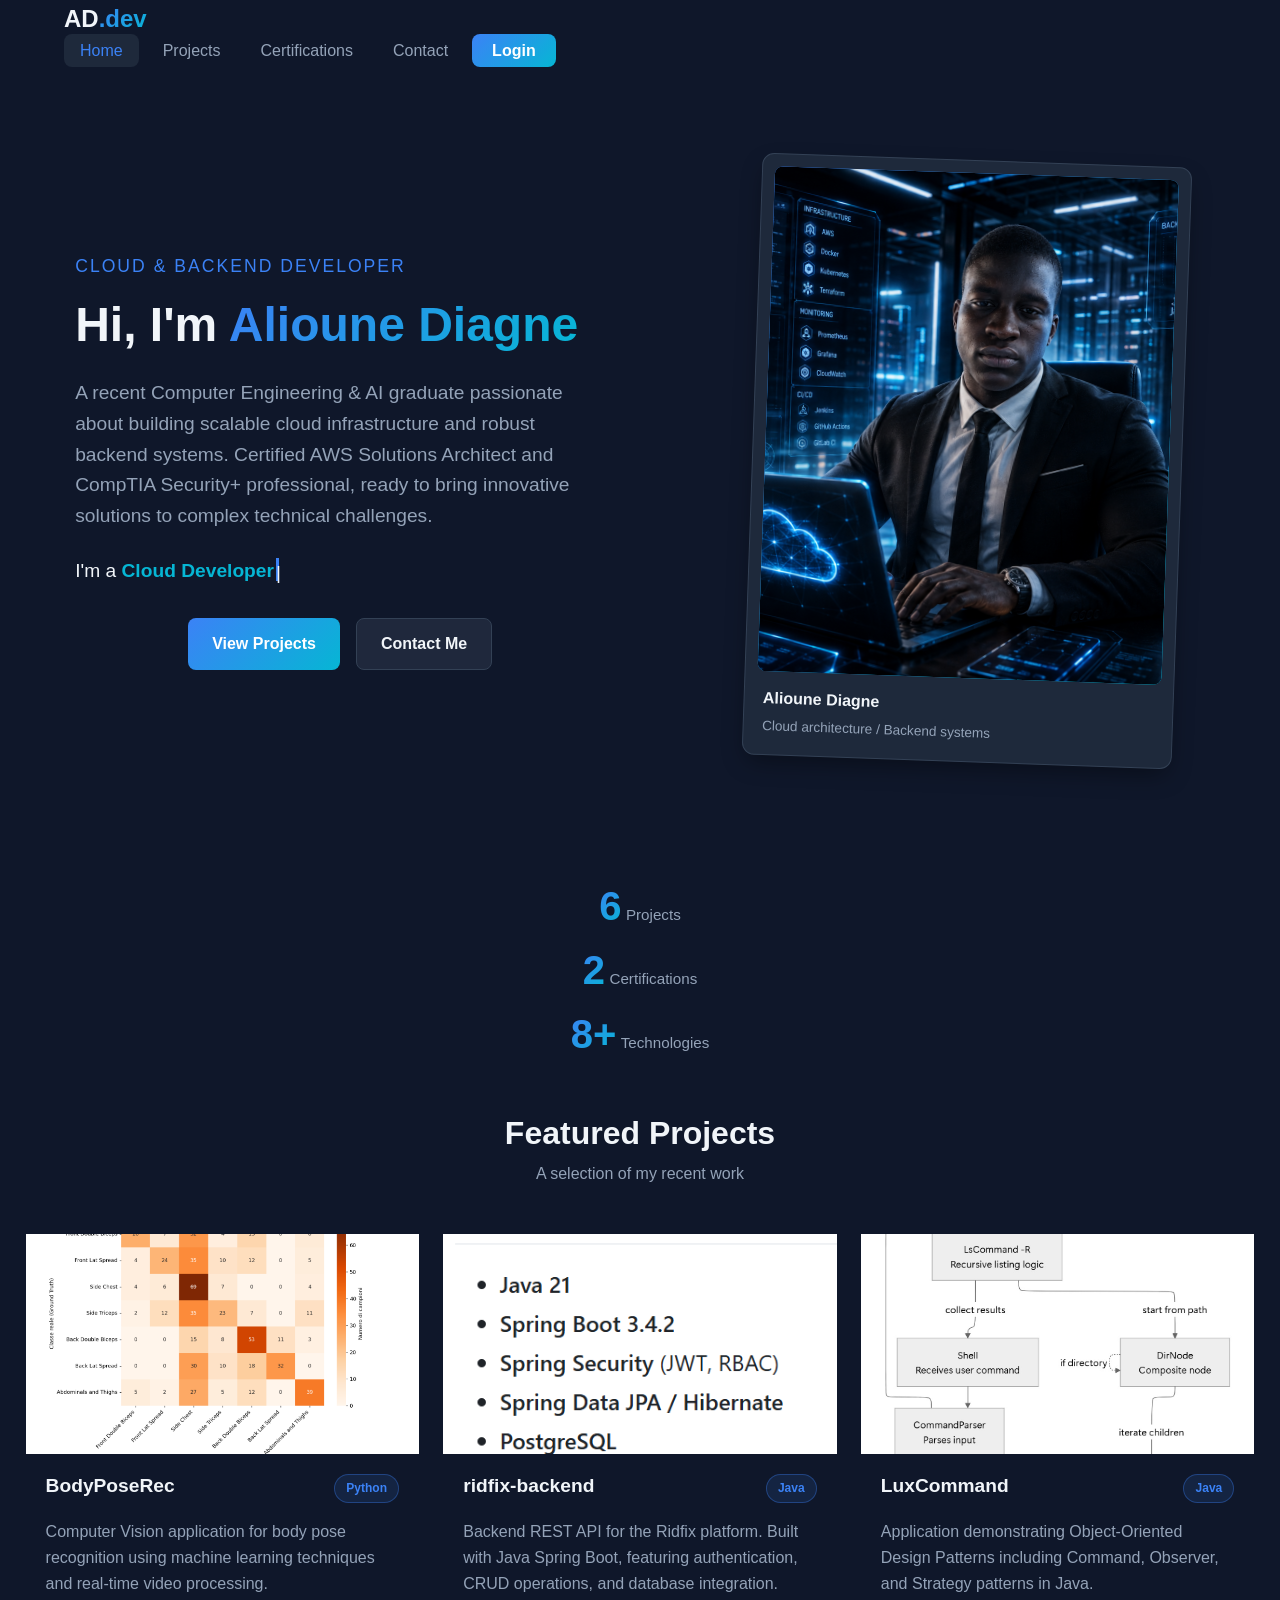
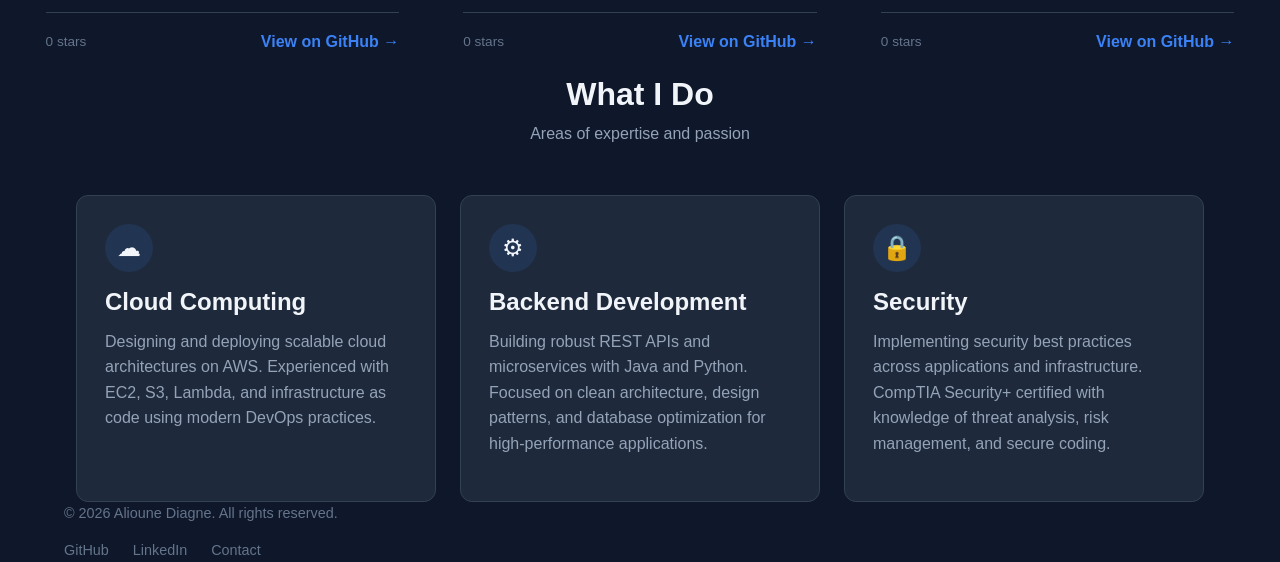
<file: index.html>
<!DOCTYPE html>
<html lang="en">
<head>
    <meta charset="UTF-8">
    <meta name="viewport" content="width=device-width, initial-scale=1.0">

    <meta name="description" content="Alioune Diagne - Cloud &amp; Backend Developer. Recent Computer Engineering &amp; AI graduate with CompTIA Security+ and AWS Solutions Architect certifications.">
    <meta name="keywords" content="Alioune Diagne, Cloud Developer, Backend Developer, AWS, Computer Engineering, AI, Portfolio, CompTIA Security+, AWS Solutions Architect">
    <meta name="author" content="Alioune Diagne">

    <title>Alioune Diagne | Cloud &amp; Backend Developer</title>

    <link rel="stylesheet" href="css/style.css">
</head>
<body>

    <!-- Menu generato da renderNavbar("home") in home.js -->
    <header>
        <nav id="navbar"></nav>
    </header>

    <main>

        <!-- HERO: chi sono e cosa faccio -->
        <section class="hero" id="hero">
            <div class="hero__layout">
                <div class="hero__content">
                    <p class="hero__subtitle">CLOUD &amp; BACKEND DEVELOPER</p>
                    <h1 class="hero__title">Hi, I'm <span class="hero__name">Alioune Diagne</span></h1>
                    <p class="hero__description">
                        A recent Computer Engineering &amp; AI graduate passionate about building
                        scalable cloud infrastructure and robust backend systems. Certified AWS
                        Solutions Architect and CompTIA Security+ professional, ready to bring
                        innovative solutions to complex technical challenges.
                    </p>

                    <!-- Ruolo che cambia ogni 2s via initTypingEffect() in home.js -->
                    <p class="hero__typing">
                        I'm a <span id="typing-text" class="typing-effect"></span><span class="typing-cursor">|</span>
                    </p>

                    <div class="hero__cta">
                        <a href="projects.html" class="btn btn--primary">View Projects</a>
                        <a href="contact.html" class="btn btn--secondary">Contact Me</a>
                    </div>
                </div>

                <figure class="hero__profile">
                    <div class="hero__profile-frame">
                        <img src="assets/profile.png" alt="Alioune Diagne, Cloud and Backend Developer">
                    </div>
                    <figcaption>
                        <strong>Alioune Diagne</strong>
                        <span>Cloud architecture / Backend systems</span>
                    </figcaption>
                </figure>
            </div>
        </section>

        <!-- STATISTICHE: i numeri salgono da 0 a data-target (animati da home.js) -->
        <section class="stats" id="stats">
            <div class="container">
                <article class="stat">
                    <span class="stat__number" data-target="6">0</span>
                    <span class="stat__label">Projects</span>
                </article>
                <article class="stat">
                    <span class="stat__number" data-target="2">0</span>
                    <span class="stat__label">Certifications</span>
                </article>
                <article class="stat">
                    <span class="stat__number" data-target="8" data-suffix="+">0</span>
                    <span class="stat__label">Technologies</span>
                </article>
            </div>
        </section>

        <!-- PROGETTI IN EVIDENZA: card dalla GitHub API (spinner durante il caricamento) -->
        <section class="featured-projects" id="featured-projects">
            <h2 class="section__title">Featured Projects</h2>
            <p class="section__subtitle">A selection of my recent work</p>

            <div class="featured-projects__grid" id="projects-grid">
                <div class="loading-spinner" id="projects-spinner">
                    <div class="spinner"></div>
                    <p>Loading projects from GitHub...</p>
                </div>
            </div>
        </section>

        <!-- WHAT I DO: card espandibili al click (dettagli in HTML con hidden) -->
        <section class="services" id="services">
            <h2 class="section__title">What I Do</h2>
            <p class="section__subtitle">Areas of expertise and passion</p>

            <div class="services__grid">
                <article class="services__card" data-service="cloud">
                    <span class="services__icon">&#9729;</span>
                    <h3 class="services__title">Cloud Computing</h3>
                    <p class="services__description">
                        Designing and deploying scalable cloud architectures on AWS.
                        Experienced with EC2, S3, Lambda, and infrastructure as code
                        using modern DevOps practices.
                    </p>
                    <div class="services__details" hidden>
                        <ul>
                            <li>AWS Solutions Architect Certified</li>
                            <li>Infrastructure as Code (CloudFormation, Terraform)</li>
                            <li>Serverless architectures with Lambda</li>
                            <li>CI/CD pipeline design and automation</li>
                        </ul>
                    </div>
                </article>

                <article class="services__card" data-service="backend">
                    <span class="services__icon">&#9881;</span>
                    <h3 class="services__title">Backend Development</h3>
                    <p class="services__description">
                        Building robust REST APIs and microservices with Java and Python.
                        Focused on clean architecture, design patterns, and database
                        optimization for high-performance applications.
                    </p>
                    <div class="services__details" hidden>
                        <ul>
                            <li>REST API design and implementation</li>
                            <li>Microservices architecture</li>
                            <li>Database design (SQL &amp; NoSQL)</li>
                            <li>OOP and design patterns</li>
                        </ul>
                    </div>
                </article>

                <article class="services__card" data-service="security">
                    <span class="services__icon">&#128274;</span>
                    <h3 class="services__title">Security</h3>
                    <p class="services__description">
                        Implementing security best practices across applications and
                        infrastructure. CompTIA Security+ certified with knowledge of
                        threat analysis, risk management, and secure coding.
                    </p>
                    <div class="services__details" hidden>
                        <ul>
                            <li>CompTIA Security+ Certified</li>
                            <li>Application security and secure coding</li>
                            <li>Network security and threat analysis</li>
                            <li>Identity and access management (IAM)</li>
                        </ul>
                    </div>
                </article>
            </div>
        </section>

    </main>

    <!-- Footer generato da renderFooter() in app.js -->
    <footer id="footer"></footer>

    <script src="js/app.js"></script>
    <script src="js/home.js"></script>
</body>
</html>
</file>
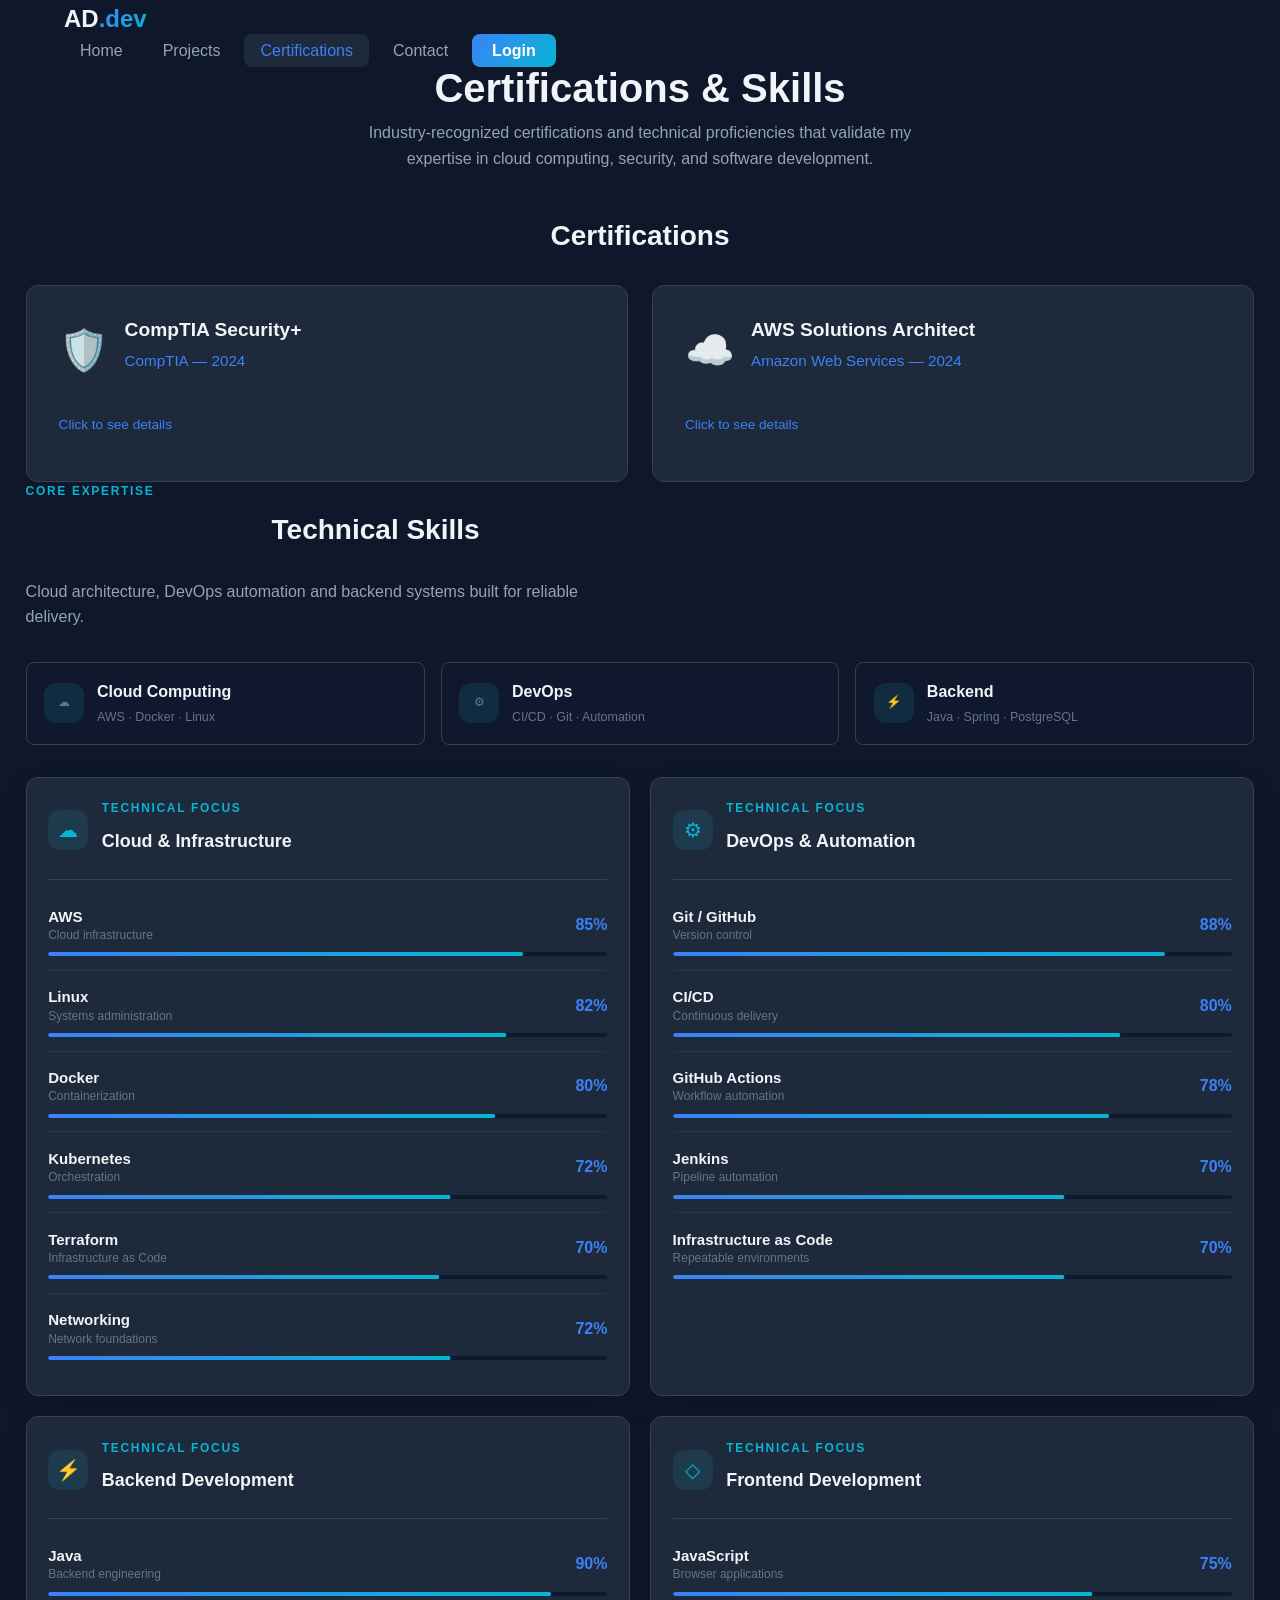
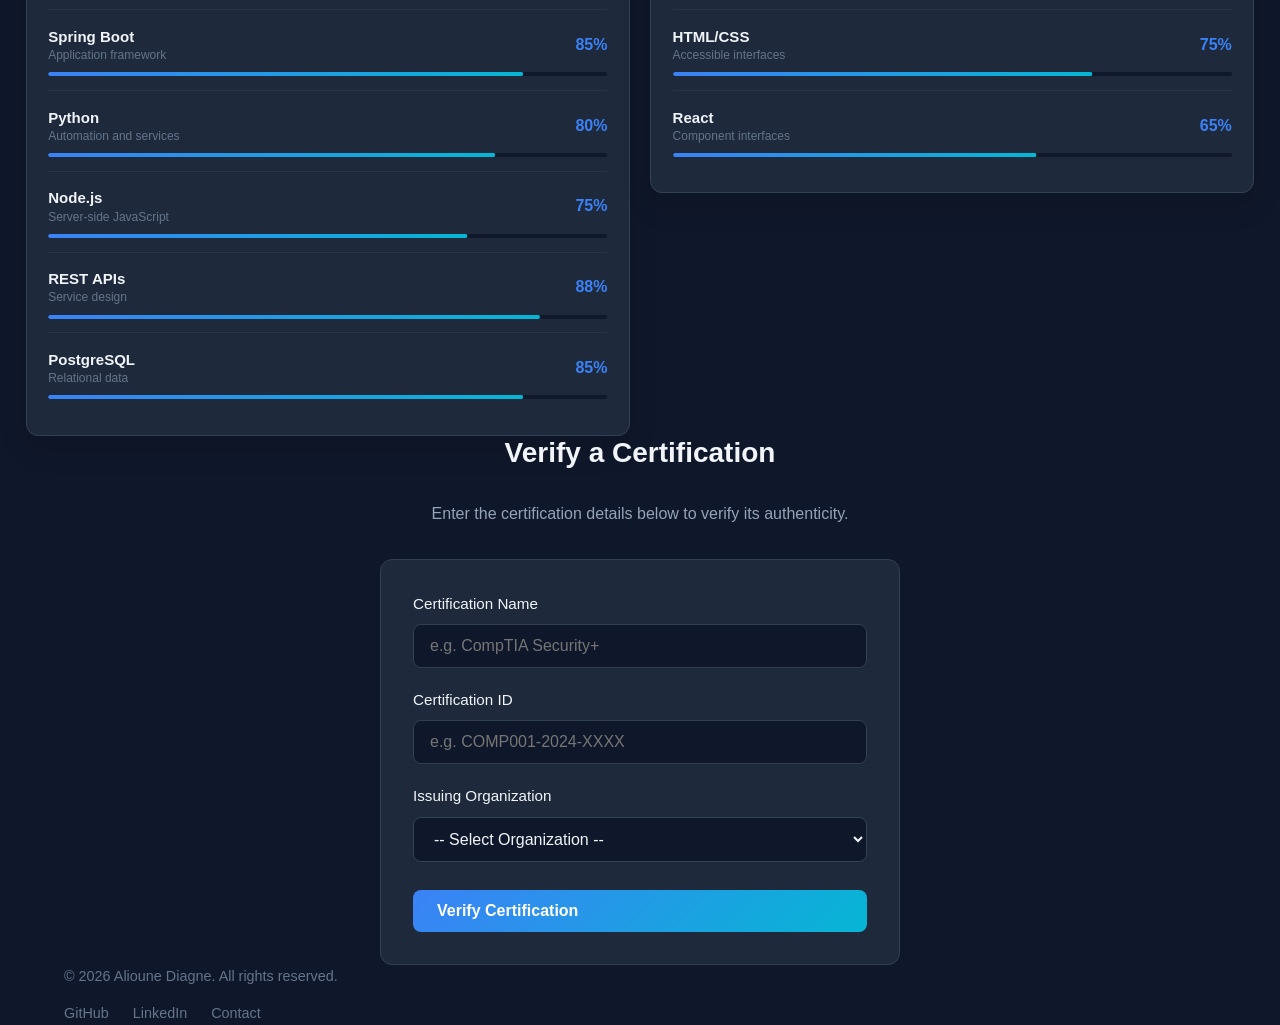
<file: certifications.html>
<!DOCTYPE html>
<html lang="en">
<head>
    <meta charset="UTF-8">
    <meta name="viewport" content="width=device-width, initial-scale=1.0">

    <meta name="description" content="Certifications and technical skills of Alioune Diagne. CompTIA Security+, AWS Solutions Architect, and proficiency in Java, Python, JavaScript, cloud technologies.">
    <meta name="keywords" content="Alioune Diagne, certifications, skills, CompTIA Security+, AWS Solutions Architect, Java, Python, JavaScript, cloud, backend, developer">
    <meta name="author" content="Alioune Diagne">

    <title>Certifications &amp; Skills | Alioune Diagne</title>

    <link rel="stylesheet" href="css/style.css">
</head>
<body>

    <header>
        <nav id="navbar"></nav>
    </header>

    <main>

        <!-- .fade-in: IntersectionObserver in app.js aggiunge .visible allo scroll -->
        <section class="certs-hero fade-in">
            <header class="section-header">
                <h1>Certifications &amp; Skills</h1>
                <p>Industry-recognized certifications and technical proficiencies that validate my expertise in cloud computing, security, and software development.</p>
            </header>
        </section>

        <!-- Card generate da renderCertifications() in certifications.js -->
        <section class="certs-section fade-in">
            <h2 class="section-title">Certifications</h2>
            <div id="certs-container" class="grid grid--2"></div>
        </section>

        <section class="skills-section fade-in">
            <header class="skills-heading">
                <p class="eyebrow">Core Expertise</p>
                <h2 class="section-title">Technical Skills</h2>
                <p class="skills-heading__intro">Cloud architecture, DevOps automation and backend systems built for reliable delivery.</p>
            </header>

            <!-- Riepilogo statico delle tre aree principali -->
            <div class="expertise-strip" aria-label="Core expertise areas">
                <div class="expertise-strip__item">
                    <span class="expertise-strip__icon">&#9729;</span>
                    <div><strong>Cloud Computing</strong><span>AWS &middot; Docker &middot; Linux</span></div>
                </div>
                <div class="expertise-strip__item">
                    <span class="expertise-strip__icon">&#9881;</span>
                    <div><strong>DevOps</strong><span>CI/CD &middot; Git &middot; Automation</span></div>
                </div>
                <div class="expertise-strip__item">
                    <span class="expertise-strip__icon">&#9889;</span>
                    <div><strong>Backend</strong><span>Java &middot; Spring &middot; PostgreSQL</span></div>
                </div>
            </div>

            <!-- Riempito da renderSkills() con categorie e barre animate -->
            <div id="skills-container"></div>
        </section>

        <!-- Form di verifica certificazione (simulato, dati in console) -->
        <section class="verify-section fade-in">
            <h2 class="section-title">Verify a Certification</h2>
            <p class="verify-description">Enter the certification details below to verify its authenticity.</p>

            <form id="certVerifyForm" class="verify-form">

                <div class="form-group">
                    <label for="certName">Certification Name</label>
                    <input type="text" id="certName" name="certName" placeholder="e.g. CompTIA Security+" required>
                    <span class="form-error" id="certNameError">Certification name is required</span>
                </div>

                <!-- Formato atteso: COMP001-2024-XXXX (regex in certifications.js) -->
                <div class="form-group">
                    <label for="certId">Certification ID</label>
                    <input type="text" id="certId" name="certId" placeholder="e.g. COMP001-2024-XXXX" required>
                    <span class="form-error" id="certIdError">Please enter a valid certification ID</span>
                </div>

                <!-- Prima option vuota = "non scelto" -->
                <div class="form-group">
                    <label for="certOrg">Issuing Organization</label>
                    <select id="certOrg" name="certOrg" required>
                        <option value="">-- Select Organization --</option>
                        <option value="CompTIA">CompTIA</option>
                        <option value="AWS">AWS</option>
                        <option value="Microsoft">Microsoft</option>
                        <option value="Google">Google</option>
                        <option value="Other">Other</option>
                    </select>
                    <span class="form-error" id="certOrgError">Please select an issuing organization</span>
                </div>

                <button type="submit" class="btn btn--primary">Verify Certification</button>
            </form>
        </section>

    </main>

    <footer id="footer"></footer>

    <script src="js/app.js"></script>
    <script src="js/certifications.js"></script>

</body>
</html>
</file>
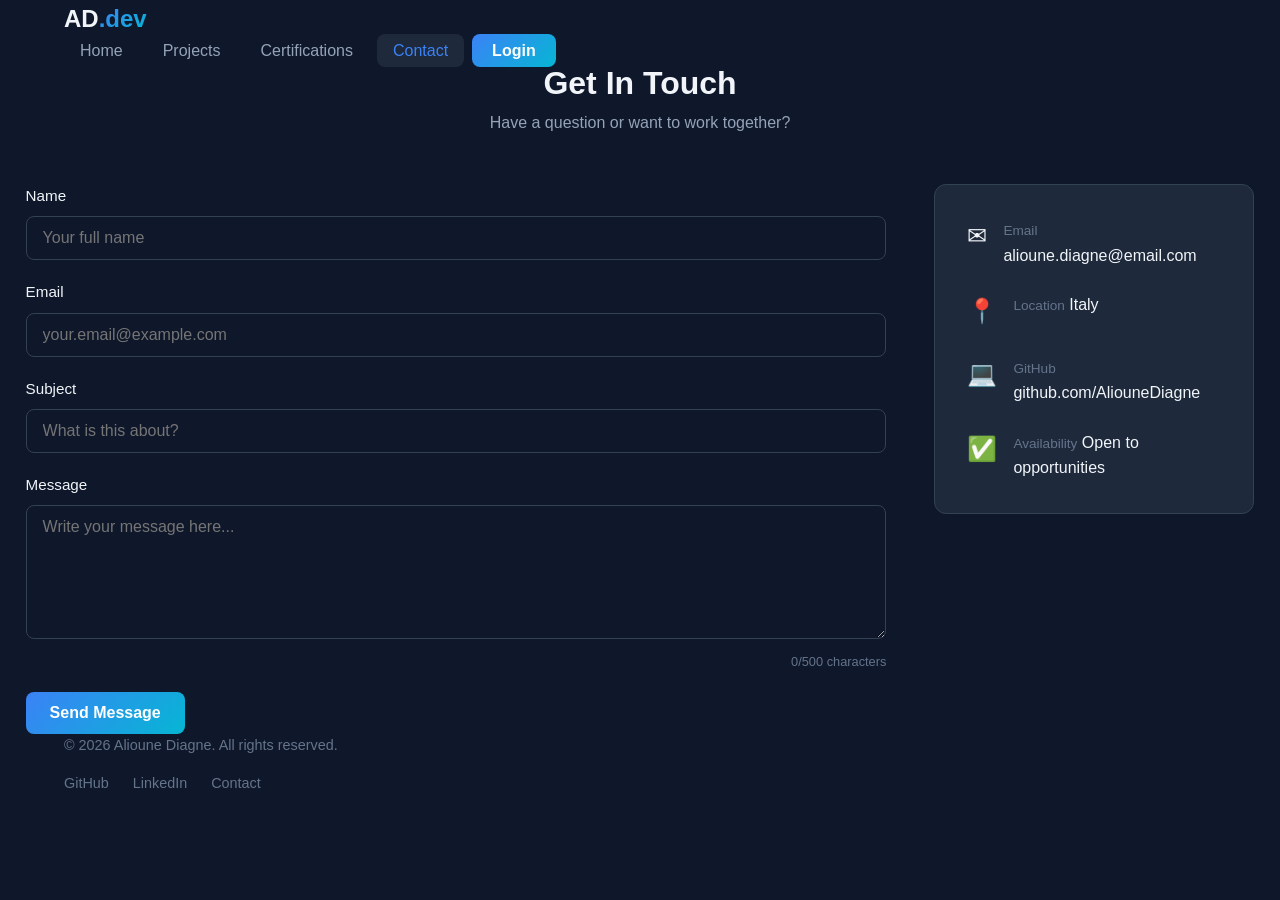
<file: contact.html>
<!DOCTYPE html>
<html lang="en">
<head>
    <meta charset="UTF-8">
    <meta name="viewport" content="width=device-width, initial-scale=1.0">

    <meta name="description" content="Contact Alioune Diagne - Cloud &amp; Backend Developer. Get in touch for collaboration, job opportunities, or project inquiries.">
    <meta name="keywords" content="Alioune Diagne, Contact, Cloud Developer, Backend Developer, Collaboration, Hire Developer">
    <meta name="author" content="Alioune Diagne">

    <title>Contact | Alioune Diagne</title>

    <link rel="stylesheet" href="css/style.css">
</head>
<body>

    <header>
        <nav id="navbar"></nav>
    </header>

    <main>

        <section class="contact" id="contact">
            <h2 class="section__title">Get In Touch</h2>
            <p class="section__subtitle">Have a question or want to work together?</p>

            <!-- Due colonne con Flexbox, impilate su mobile -->
            <div class="contact-wrapper">

                <div class="contact-form">

                    <!-- novalidate: validazione gestita da contact.js con messaggi coerenti -->
                    <form id="contactForm" novalidate>

                        <div class="form-group">
                            <label for="name">Name</label>
                            <input type="text" id="name" name="name" placeholder="Your full name" required>
                            <span class="form-error" id="nameError">Please enter your name (at least 2 characters).</span>
                        </div>

                        <div class="form-group">
                            <label for="email">Email</label>
                            <input type="email" id="email" name="email" placeholder="your.email@example.com" required>
                            <span class="form-error" id="emailError">Please enter a valid email address.</span>
                        </div>

                        <div class="form-group">
                            <label for="subject">Subject</label>
                            <input type="text" id="subject" name="subject" placeholder="What is this about?" required>
                            <span class="form-error" id="subjectError">Please enter a subject.</span>
                        </div>

                        <div class="form-group">
                            <label for="message">Message</label>
                            <textarea id="message" name="message" placeholder="Write your message here..." rows="6" required maxlength="500"></textarea>
                            <span class="char-counter" id="charCounter">0/500 characters</span>
                            <span class="form-error" id="messageError">Please enter a message (at least 10 characters).</span>
                        </div>

                        <button type="submit" class="btn btn--primary">Send Message</button>
                    </form>
                </div>

                <!-- Recapiti statici -->
                <div class="contact-info">
                    <div class="contact-info-card">

                        <div class="contact-info-item">
                            <span class="contact-info-item__icon">&#9993;</span>
                            <div>
                                <span class="contact-info-item__label">Email</span>
                                <span class="contact-info-item__value">alioune.diagne@email.com</span>
                            </div>
                        </div>

                        <div class="contact-info-item">
                            <span class="contact-info-item__icon">&#128205;</span>
                            <div>
                                <span class="contact-info-item__label">Location</span>
                                <span class="contact-info-item__value">Italy</span>
                            </div>
                        </div>

                        <div class="contact-info-item">
                            <span class="contact-info-item__icon">&#128187;</span>
                            <div>
                                <span class="contact-info-item__label">GitHub</span>
                                <span class="contact-info-item__value">github.com/AliouneDiagne</span>
                            </div>
                        </div>

                        <div class="contact-info-item">
                            <span class="contact-info-item__icon">&#9989;</span>
                            <div>
                                <span class="contact-info-item__label">Availability</span>
                                <span class="contact-info-item__value">Open to opportunities</span>
                            </div>
                        </div>

                    </div>
                </div>

            </div>
        </section>

    </main>

    <footer id="footer"></footer>

    <script src="js/app.js"></script>
    <script src="js/contact.js"></script>
</body>
</html>
</file>
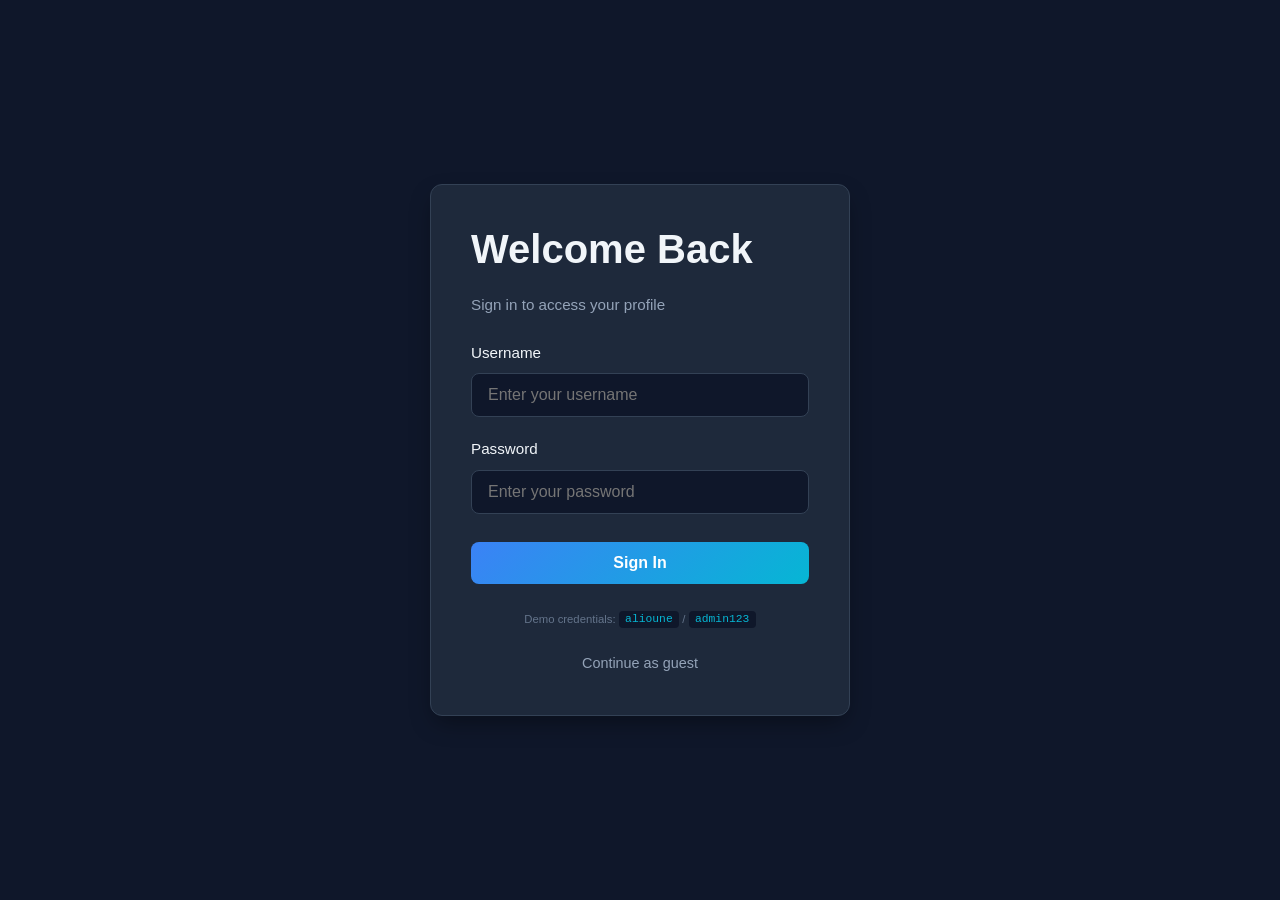
<file: login.html>
<!DOCTYPE html>
<html lang="en">
<head>
  <meta charset="UTF-8">
  <meta name="viewport" content="width=device-width, initial-scale=1.0">

  <meta name="description" content="Login page for Alioune Diagne's developer portfolio. Sign in to access the full profile and projects.">
  <meta name="keywords" content="login, portfolio, developer, Alioune Diagne, web development, sign in">
  <meta name="author" content="Alioune Diagne">

  <title>Login - Alioune Diagne Portfolio</title>

  <link rel="stylesheet" href="css/style.css">
</head>
<body>

  <!-- Pagina senza navbar: l'uscita e' "Continue as guest". -->
  <main class="login-page">
    <div class="login-card">

      <header>
        <h1>Welcome Back</h1>
        <p class="login-subtitle">Sign in to access your profile</p>
      </header>

      <!-- Nessun action: il submit lo gestisce login.js con preventDefault. -->
      <form id="loginForm">

        <!-- label collegata via for="username" per accessibilita'. -->
        <div class="form-group">
          <label for="username">Username</label>
          <input type="text" id="username" name="username" placeholder="Enter your username" required>
          <span class="form-error" id="usernameError">Username is required</span>
        </div>

        <div class="form-group">
          <label for="password">Password</label>
          <input type="password" id="password" name="password" placeholder="Enter your password" required>
          <span class="form-error" id="passwordError">Password is required</span>
        </div>

        <button type="submit" class="btn btn--primary" id="submitBtn">Sign In</button>
      </form>

      <!-- Credenziali demo in chiaro: login simulato. -->
      <div class="login-hint">
        <small>Demo credentials: <code>alioune</code> / <code>admin123</code></small>
      </div>

      <div class="login-footer">
        <a href="index.html" class="guest-link">Continue as guest</a>
      </div>

    </div>
  </main>

  <!-- app.js definisce Auth e showToast usati da login.js. -->
  <script src="js/app.js"></script>
  <script src="js/login.js"></script>
</body>
</html>
</file>
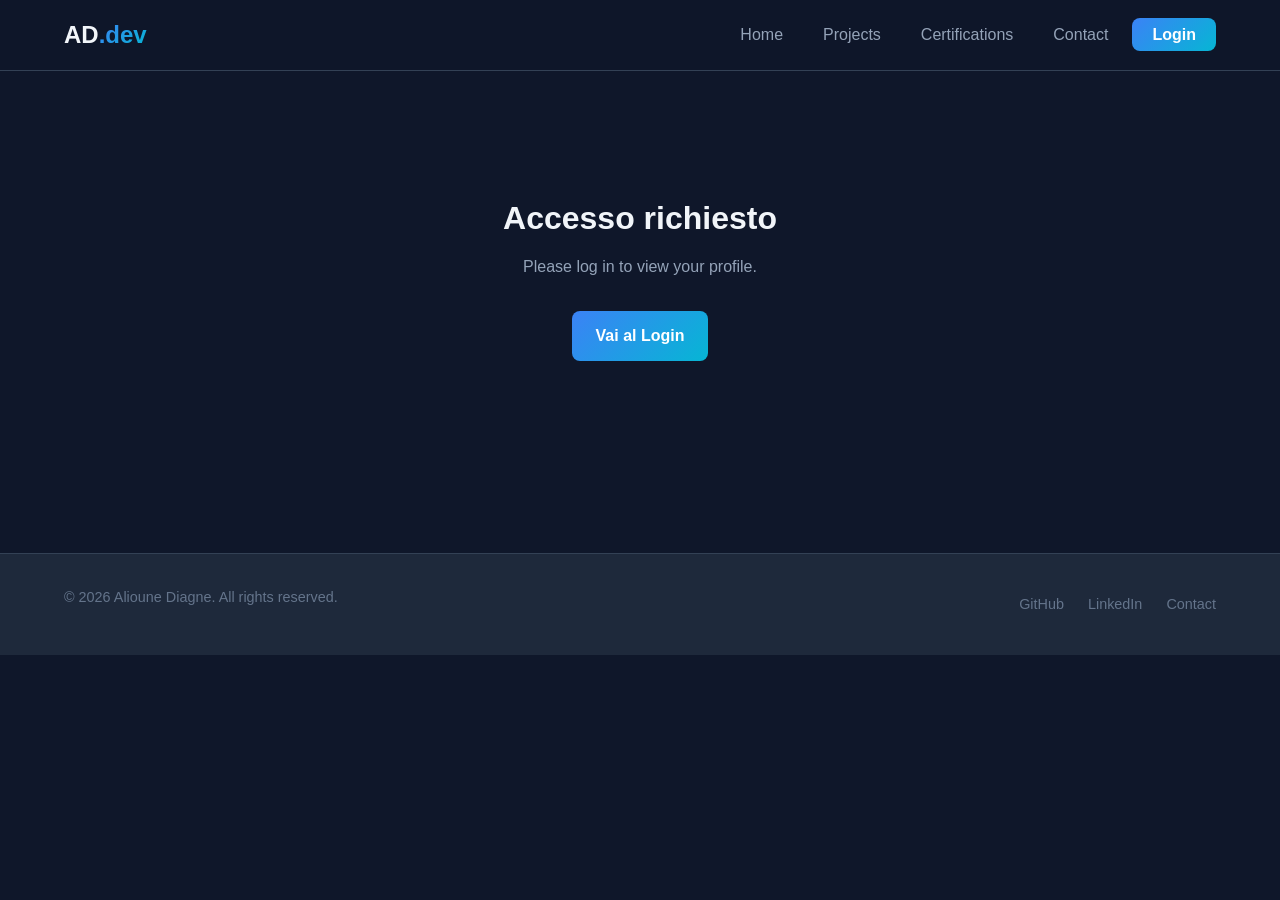
<file: profile.html>
<!DOCTYPE html>
<html lang="it">
<head>
  <meta charset="UTF-8">
  <meta name="viewport" content="width=device-width, initial-scale=1.0">

  <meta name="description" content="Profilo utente - Alioune Diagne Developer Portfolio. Visualizza e modifica le informazioni del tuo account.">
  <meta name="keywords" content="profilo, developer, portfolio, Alioune Diagne">
  <meta name="author" content="Alioune Diagne">

  <!-- Area riservata: non indicizzare -->
  <meta name="robots" content="noindex, nofollow">

  <title>Profile - AD.dev Portfolio</title>

  <link rel="stylesheet" href="css/style.css">
</head>
<body>

  <header>
    <nav id="navbar" class="navbar" aria-label="Navigazione principale"></nav>
  </header>

  <main class="section">
    <div class="container">

      <!-- I due blocchi partono nascosti (.hidden). profile.js mostra
           quello giusto in base a Auth.isLoggedIn(). -->

      <!-- Visibile solo da loggati -->
      <div id="auth-content" class="hidden">

        <!-- Riempiti da profile.js -->
        <div id="profile-header"></div>
        <section id="profile-details"></section>

        <!-- Editor profilo, aperto dal bottone "Modifica Profilo" -->
        <section id="edit-section" class="hidden">
          <div class="card mt-3">
            <h3>Modifica Profilo</h3>

            <form id="editProfileForm" class="mt-2">

              <div class="form-group">
                <label for="editName">Nome completo</label>
                <input type="text" id="editName" name="name" required>
                <span class="form-error" id="nameError">Il nome e' obbligatorio.</span>
              </div>

              <div class="form-group">
                <label for="editEmail">Email</label>
                <input type="email" id="editEmail" name="email" required>
                <span class="form-error" id="emailError">Inserisci un indirizzo email valido.</span>
              </div>

              <div class="form-group">
                <label for="editRole">Ruolo</label>
                <input type="text" id="editRole" name="role" required>
                <span class="form-error" id="roleError">Il ruolo e' obbligatorio.</span>
              </div>

              <div class="form-actions">
                <button type="submit" class="btn btn--primary">Salva modifiche</button>
                <button type="button" class="btn btn--outline" id="cancelEditBtn">Annulla</button>
              </div>
            </form>
          </div>
        </section>

      </div>

      <!-- Visibile da non loggati -->
      <div id="guest-content" class="auth-required hidden">
        <h2>Accesso richiesto</h2>
        <p>Please log in to view your profile.</p>
        <a href="login.html" class="btn btn--primary">Vai al Login</a>
      </div>

    </div>
  </main>

  <footer id="footer" class="footer"></footer>

  <script src="js/app.js"></script>
  <script src="js/profile.js"></script>

</body>
</html>
</file>
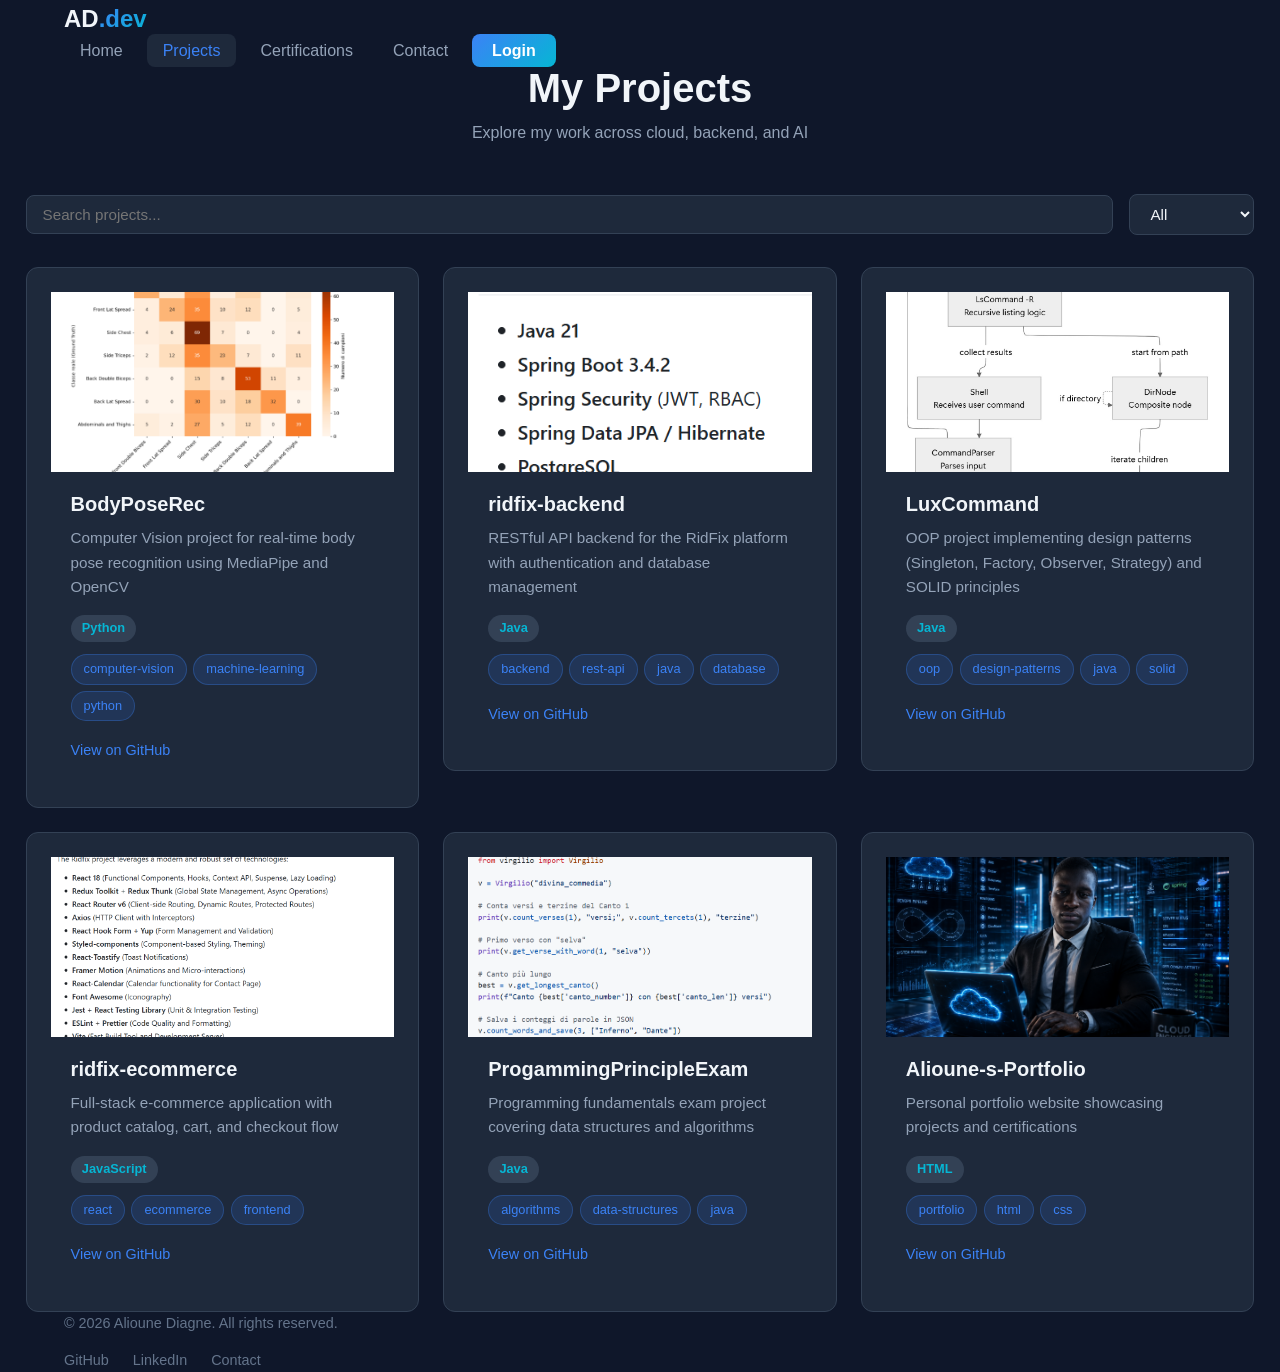
<file: projects.html>
<!DOCTYPE html>
<html lang="en">
<head>
    <meta charset="UTF-8">
    <meta name="viewport" content="width=device-width, initial-scale=1.0">

    <meta name="description" content="Alioune Diagne's portfolio - Explore projects across cloud computing, backend development, and artificial intelligence.">
    <meta name="keywords" content="Alioune Diagne, portfolio, projects, cloud, backend, AI, Java, Python, JavaScript">
    <meta name="author" content="Alioune Diagne">

    <title>Projects | Alioune Diagne</title>

    <link rel="stylesheet" href="css/style.css">
</head>
<body>

    <header>
        <nav id="navbar"></nav>
    </header>

    <main>
        <section class="projects-section">
            <header class="section-header">
                <h1>My Projects</h1>
                <p>Explore my work across cloud, backend, and AI</p>
            </header>

            <!-- Filtri: label .sr-only per accessibilita' (nascosta visivamente) -->
            <div class="filter-bar">
                <label for="searchInput" class="sr-only">Search projects by name or description</label>
                <input type="text" id="searchInput" placeholder="Search projects...">

                <label for="filterLanguage" class="sr-only">Filter projects by programming language</label>
                <select id="filterLanguage">
                    <option value="All">All</option>
                    <option value="Java">Java</option>
                    <option value="Python">Python</option>
                    <option value="JavaScript">JavaScript</option>
                    <option value="HTML">HTML</option>
                </select>
            </div>

            <!-- Card generate da projects.js -->
            <div id="projects-container" class="grid grid--3"></div>

            <div id="loading-spinner" class="spinner">
                <div class="spinner__circle"></div>
            </div>
        </section>
    </main>

    <footer id="footer"></footer>

    <script src="js/app.js"></script>
    <script src="js/projects.js"></script>

</body>
</html>
</file>
<file: css/style.css>
/* ============================================================
   ALIOUNE DIAGNE - DEVELOPER PORTFOLIO
   style.css - Main Stylesheet
   ============================================================ */

/* ---- Custom Properties ---- */
:root {
  --bg-primary: #0f172a;
  --bg-secondary: #1e293b;
  --bg-tertiary: #334155;
  --text-primary: #f1f5f9;
  --text-secondary: #94a3b8;
  --text-muted: #64748b;
  --accent-blue: #3b82f6;
  --accent-cyan: #06b6d4;
  --accent-gradient: linear-gradient(135deg, #3b82f6, #06b6d4);
  --success: #22c55e;
  --error: #ef4444;
  --warning: #f59e0b;
  --border-color: #334155;
  --shadow: 0 4px 6px -1px rgba(0, 0, 0, 0.3);
  --shadow-lg: 0 10px 25px -5px rgba(0, 0, 0, 0.4);
  --radius: 8px;
  --radius-lg: 12px;
  --transition: all 0.3s ease;
  --font-main: 'Segoe UI', Tahoma, Geneva, Verdana, sans-serif;
  --font-mono: 'Courier New', Courier, monospace;
  --max-width: 1200px;
}

/* ---- Reset e Box-Sizing ---- */
*,
*::before,
*::after {
  margin: 0;
  padding: 0;
  box-sizing: border-box;
}

/* ---- Base ---- */
html {
  scroll-behavior: smooth;
  font-size: 16px;
}

body {
  font-family: var(--font-main);
  background-color: var(--bg-primary);
  color: var(--text-primary);
  line-height: 1.6;
  min-height: 100vh;
}

a {
  color: var(--accent-blue);
  text-decoration: none;
  transition: var(--transition);
}

a:hover {
  color: var(--accent-cyan);
}

img {
  max-width: 100%;
  height: auto;
  display: block;
}

ul, ol {
  list-style: none;
}

/* ---- Typography ---- */
h1, h2, h3, h4 {
  color: var(--text-primary);
  line-height: 1.2;
  margin-bottom: 0.5em;
}

h1 { font-size: 2.5rem; }
h2 { font-size: 2rem; }
h3 { font-size: 1.5rem; }
h4 { font-size: 1.25rem; }

p {
  color: var(--text-secondary);
  margin-bottom: 1em;
}

/* ============================================================
   LAYOUT
   ============================================================ */

.container {
  max-width: var(--max-width);
  margin: 0 auto;
  padding-left: clamp(1rem, 2vw, 1.5rem);
  padding-right: clamp(1rem, 2vw, 1.5rem);
}

.section,
.hero,
.featured-projects,
.services,
.contact,
.projects-section,
.certs-hero,
.certs-section,
.skills-section,
.verify-section,
.login-page {
  padding-left: clamp(1rem, 2vw, 2rem);
  padding-right: clamp(1rem, 2vw, 2rem);
}

/* ============================================================
   NAVBAR
   ============================================================ */
.navbar {
  background-color: rgba(15, 23, 42, 0.95);
  backdrop-filter: blur(10px);
  border-bottom: 1px solid var(--border-color);
  padding: 1rem 0;
  position: sticky;
  top: 0;
  z-index: 1000;
}


.navbar .container {
  display: flex;
  justify-content: space-between;
  align-items: center;
  position: relative;
}

.navbar__logo {
  font-size: 1.5rem;
  font-weight: 700;
  color: var(--text-primary);
}

.navbar__logo span {
  background: var(--accent-gradient);
  -webkit-background-clip: text;
  background-clip: text;
  -webkit-text-fill-color: transparent;
}


.navbar__menu {
  display: flex;
  align-items: center;
  gap: 0.5rem;
}

.navbar__menu > li > a {
  padding: 0.5rem 1rem;
  border-radius: var(--radius);
  color: var(--text-secondary);
  font-weight: 500;
  transition: var(--transition);
}

.navbar__menu > li > a:hover,
.navbar__menu > li > a.active {
  color: var(--text-primary);
  background-color: var(--bg-secondary);
}

.navbar__menu > li > a.active {
  color: var(--accent-blue);
}

/* Bottone Login/Logout nella navbar */
.btn-nav-auth {
  background: var(--accent-gradient);
  color: white !important;
  padding: 0.5rem 1.25rem !important;
  border-radius: var(--radius) !important;
  font-weight: 600 !important;
}

.btn-nav-auth:hover {
  opacity: 0.9;
  transform: translateY(-1px);
}

/* Hamburger menu - visibile solo su mobile */
.navbar__toggle {
  display: none;
  flex-direction: column;
  gap: 5px;
  background: none;
  border: none;
  cursor: pointer;
  padding: 5px;
}

.navbar__toggle span {
  display: block;
  width: 25px;
  height: 2px;
  background-color: var(--text-primary);
  transition: var(--transition);
}

/* ============================================================
   HERO SECTION
   ============================================================ */
.hero {
  padding: 6rem 0 4rem;
  padding-left: clamp(1rem, 4vw, 4rem);
  padding-right: clamp(1rem, 4vw, 4rem);
}

.hero__layout {
  max-width: 1180px;
  margin: 0 auto;
  display: grid;
  grid-template-columns: minmax(0, 1.05fr) minmax(280px, 0.95fr);
  align-items: center;
  gap: clamp(2rem, 6vw, 6rem);
}

.hero__profile {
  margin: 0;
  justify-self: center;
  width: min(100%, 430px);
  padding: 0.75rem;
  background: var(--bg-secondary);
  border: 1px solid var(--border-color);
  border-radius: var(--radius-lg);
  box-shadow: var(--shadow-lg);
  transform: rotate(2deg);
}

.hero__profile-frame {
  aspect-ratio: 4 / 5;
  overflow: hidden;
  border-radius: calc(var(--radius-lg) - 4px);
  background: var(--accent-gradient);
}

.hero__profile img {
  width: 100%;
  height: 100%;
  display: block;
  object-fit: cover;
  object-position: center 25%;
}

.hero__profile figcaption {
  display: flex;
  flex-direction: column;
  gap: 0.25rem;
  padding: 0.9rem 0.4rem 0.35rem;
}

.hero__profile figcaption span {
  color: var(--text-secondary);
  font-size: 0.85rem;
}

.hero__subtitle {
  color: var(--accent-blue);
  font-size: 1.1rem;
  font-weight: 500;
  margin-bottom: 1rem;
  letter-spacing: 2px;
  text-transform: uppercase;
}

.hero__title {
  font-size: 3rem;
  margin-bottom: 0.5rem;
}

.hero__name {
  background: var(--accent-gradient);
  -webkit-background-clip: text;
  background-clip: text;
  -webkit-text-fill-color: transparent;
}

.hero__description {
  font-size: 1.2rem;
  max-width: 600px;
  margin: 1.5rem auto;
}

.hero__cta {
  display: flex;
  justify-content: center;
  gap: 1rem;
  margin-top: 2rem;
  flex-wrap: wrap;
}

.hero__content {
  max-width: 900px;
  margin: 0;
  padding-left: clamp(0.75rem, 2vw, 1.5rem);
  padding-right: clamp(0.75rem, 2vw, 1.5rem);
}

.hero__typing {
  font-size: 1.2rem;
  color: var(--text-primary);
  margin-top: 1rem;
}

/* Typing effect cursor */
.typing-cursor {
  display: inline-block;
  width: 3px;
  height: 1.2em;
  background-color: var(--accent-blue);
  margin-left: 2px;
  vertical-align: text-bottom;
  animation: blink 1s step-end infinite;
}

@keyframes blink {
  0%, 100% { opacity: 1; }
  50% { opacity: 0; }
}

/* ============================================================
   BUTTONS
   ============================================================ */
.btn {
  display: inline-flex;
  align-items: center;
  gap: 0.5rem;
  padding: 0.75rem 1.5rem;
  border-radius: var(--radius);
  font-weight: 600;
  font-size: 1rem;
  border: none;
  cursor: pointer;
  transition: var(--transition);
  text-align: center;
}

.btn--primary {
  background: var(--accent-gradient);
  color: white;
}

.btn--primary:hover {
  transform: translateY(-2px);
  box-shadow: 0 4px 15px rgba(59, 130, 246, 0.4);
}

.btn--outline {
  background: transparent;
  color: var(--accent-blue);
  border: 2px solid var(--accent-blue);
}

.btn--outline:hover {
  background-color: rgba(59, 130, 246, 0.1);
  transform: translateY(-2px);
}

.btn--secondary {
  background: rgba(148, 163, 184, 0.12);
  color: var(--text-primary);
  border: 1px solid var(--border-color);
}

.btn--secondary:hover {
  background: rgba(148, 163, 184, 0.2);
  transform: translateY(-2px);
}

.btn--danger {
  background-color: var(--error);
  color: white;
}

.btn--small {
  padding: 0.4rem 1rem;
  font-size: 0.875rem;
}

.btn:disabled {
  opacity: 0.6;
  cursor: not-allowed;
  transform: none !important;
}

/* ============================================================
   SECTIONS
   ============================================================ */
.section {
  padding: 4rem 0;
}

.section__title {
  text-align: center;
  margin-bottom: 0.5rem;
}

.section__subtitle {
  text-align: center;
  color: var(--text-secondary);
  margin-bottom: 3rem;
  max-width: 600px;
  margin-left: auto;
  margin-right: auto;
}

/* ============================================================
   CARDS
   ============================================================ */
.card {
  background-color: var(--bg-secondary);
  border: 1px solid var(--border-color);
  border-radius: var(--radius-lg);
  padding: 1.5rem;
  transition: var(--transition);
}

.card:hover {
  transform: translateY(-4px);
  box-shadow: var(--shadow-lg);
  border-color: var(--accent-blue);
}

.card__header {
  display: flex;
  justify-content: space-between;
  align-items: flex-start;
  margin-bottom: 1rem;
}

.card__title {
  font-size: 1.25rem;
  color: var(--text-primary);
}

.card__description {
  color: var(--text-secondary);
  font-size: 0.95rem;
  margin-bottom: 1rem;
}

.card__tags {
  display: flex;
  flex-wrap: wrap;
  gap: 0.5rem;
  margin-bottom: 1rem;
}

.tag {
  display: inline-block;
  padding: 0.25rem 0.75rem;
  border-radius: 9999px;
  font-size: 0.8rem;
  font-weight: 500;
  background-color: rgba(59, 130, 246, 0.15);
  color: var(--accent-blue);
  border: 1px solid rgba(59, 130, 246, 0.3);
}

.tag--cyan {
  background-color: rgba(6, 182, 212, 0.15);
  color: var(--accent-cyan);
  border-color: rgba(6, 182, 212, 0.3);
}

.tag--green {
  background-color: rgba(34, 197, 94, 0.15);
  color: var(--success);
  border-color: rgba(34, 197, 94, 0.3);
}

.tag--warning {
  background-color: rgba(245, 158, 11, 0.15);
  color: var(--warning);
  border-color: rgba(245, 158, 11, 0.3);
}

.card__footer {
  display: flex;
  justify-content: space-between;
  align-items: center;
  margin-top: 1rem;
  padding-top: 1rem;
  border-top: 1px solid var(--border-color);
}

.card__link {
  display: inline-flex;
  align-items: center;
  gap: 0.3rem;
  color: var(--accent-blue);
  font-weight: 500;
  font-size: 0.9rem;
}

.card__link:hover {
  color: var(--accent-cyan);
}

.project-card {
  display: flex;
  flex-direction: column;
  height: 100%;
  overflow: hidden;
}

.project-card__media {
  position: relative;
  width: 100%;
  height: 220px;
  overflow: hidden;
  background: var(--bg-primary);
}

.project-card__media--compact {
  height: 180px;
}

.project-card__media img {
  width: 100%;
  height: 100%;
  object-fit: cover;
  display: block;
  transition: transform 0.4s ease;
}

.project-card:hover .project-card__media img {
  transform: scale(1.04);
}

.project-card__content {
  padding: 1.25rem;
}

.project-card__header {
  display: flex;
  justify-content: space-between;
  align-items: flex-start;
  gap: 0.75rem;
  margin-bottom: 1rem;
}

.project-card__title {
  font-size: 1.2rem;
  margin: 0;
}

.project-card__language {
  display: inline-flex;
  align-items: center;
  min-height: 28px;
  padding: 0.25rem 0.7rem;
  border-radius: 9999px;
  font-size: 0.75rem;
  font-weight: 600;
  background: rgba(59, 130, 246, 0.12);
  color: var(--accent-blue);
  border: 1px solid rgba(59, 130, 246, 0.35);
  white-space: nowrap;
}

.project-card__description {
  color: var(--text-secondary);
  flex: 1;
}

.project-card__footer {
  display: flex;
  justify-content: space-between;
  align-items: center;
  gap: 1rem;
  margin-top: 1rem;
  padding-top: 1rem;
  border-top: 1px solid var(--border-color);
}

.project-card__stars {
  color: var(--text-muted);
  font-size: 0.85rem;
}

.project-card__link {
  color: var(--accent-blue);
  font-weight: 600;
}

.featured-projects__grid {
  display: flex;
  flex-wrap: wrap;
  gap: 1.5rem;
}

.featured-projects__grid > * {
  flex: 1 1 320px;
}

.services__grid {
  display: flex;
  flex-wrap: wrap;
  gap: 1.5rem;
  justify-content: center;
}

.services__card {
  flex: 1 1 280px;
  max-width: 360px;
  background: var(--bg-secondary);
  border: 1px solid var(--border-color);
  border-radius: var(--radius-lg);
  padding: 1.75rem;
  transition: var(--transition);
  cursor: pointer;
}

.services__card:hover,
.services__card--expanded {
  transform: translateY(-4px);
  box-shadow: var(--shadow-lg);
  border-color: var(--accent-blue);
}

.services__icon {
  display: inline-flex;
  align-items: center;
  justify-content: center;
  width: 3rem;
  height: 3rem;
  border-radius: 50%;
  background: rgba(59, 130, 246, 0.12);
  font-size: 1.5rem;
  margin-bottom: 1rem;
}

.services__title {
  margin-bottom: 0.75rem;
}

.services__description {
  color: var(--text-secondary);
  margin-bottom: 1rem;
}

.services__details {
  margin-top: 1rem;
  padding-top: 1rem;
  border-top: 1px solid var(--border-color);
}

.services__details ul {
  list-style: disc;
  padding-left: 1.2rem;
  color: var(--text-secondary);
}

.services__details li + li {
  margin-top: 0.45rem;
}

/* ============================================================
   GRID LAYOUTS
   ============================================================ */
.grid {
  display: flex;
  flex-wrap: wrap;
  gap: 1.5rem;
}

.grid--2 > * {
  flex: 1 1 calc(50% - 0.75rem);
  min-width: 280px;
}

.grid--3 > * {
  flex: 1 1 calc(33.333% - 1rem);
  min-width: 280px;
}

/* ============================================================
   FORMS
   ============================================================ */
.form-group {
  margin-bottom: 1.25rem;
}

.form-group label {
  display: block;
  margin-bottom: 0.5rem;
  color: var(--text-primary);
  font-weight: 500;
  font-size: 0.95rem;
}

.form-group input,
.form-group textarea,
.form-group select {
  width: 100%;
  padding: 0.75rem 1rem;
  background-color: var(--bg-primary);
  border: 1px solid var(--border-color);
  border-radius: var(--radius);
  color: var(--text-primary);
  font-family: var(--font-main);
  font-size: 1rem;
  transition: var(--transition);
}

.form-group input:focus,
.form-group textarea:focus,
.form-group select:focus {
  outline: none;
  border-color: var(--accent-blue);
  box-shadow: 0 0 0 3px rgba(59, 130, 246, 0.2);
}

/* Stato di errore del campo */
.form-group input.input-error,
.form-group textarea.input-error {
  border-color: var(--error);
  box-shadow: 0 0 0 3px rgba(239, 68, 68, 0.2);
}

.form-group input.input-success,
.form-group textarea.input-success {
  border-color: var(--success);
}

.form-error {
  color: var(--error);
  font-size: 0.85rem;
  margin-top: 0.3rem;
  display: none;
}

.form-error.visible {
  display: block;
}

.form-group textarea {
  resize: vertical;
  min-height: 120px;
}

/* ============================================================
   LOGIN PAGE
   ============================================================ */
.login-page {
  min-height: 100vh;
  display: flex;
  align-items: center;
  justify-content: center;
  padding: 2rem;
}

.login-card {
  background-color: var(--bg-secondary);
  border: 1px solid var(--border-color);
  border-radius: var(--radius-lg);
  padding: 2.5rem;
  width: 100%;
  max-width: 420px;
  box-shadow: var(--shadow-lg);
}

.login-card__title {
  text-align: center;
  margin-bottom: 0.5rem;
}

.login-card__subtitle {
  text-align: center;
  color: var(--text-secondary);
  margin-bottom: 2rem;
}

.login-card .btn {
  width: 100%;
  justify-content: center;
  margin-top: 0.5rem;
}

.login-divider {
  display: flex;
  align-items: center;
  gap: 1rem;
  margin: 1.5rem 0;
  color: var(--text-muted);
  font-size: 0.85rem;
}

.login-divider::before,
.login-divider::after {
  content: '';
  flex: 1;
  height: 1px;
  background-color: var(--border-color);
}

.login-hint {
  text-align: center;
  color: var(--text-muted);
  font-size: 0.85rem;
  margin-top: 1.5rem;
}

.login-hint code {
  background-color: var(--bg-primary);
  padding: 0.15rem 0.4rem;
  border-radius: 4px;
  font-family: var(--font-mono);
  color: var(--accent-cyan);
}

/* ============================================================
   TOAST NOTIFICATIONS
   ============================================================ */
.toast-container {
  position: fixed;
  top: 5rem;
  right: 1.5rem;
  z-index: 9999;
  display: flex;
  flex-direction: column;
  gap: 0.75rem;
}

.toast {
  display: flex;
  align-items: center;
  gap: 0.75rem;
  padding: 1rem 1.5rem;
  border-radius: var(--radius);
  background-color: var(--bg-secondary);
  border: 1px solid var(--border-color);
  box-shadow: var(--shadow-lg);
  min-width: 300px;
  max-width: 400px;
  animation: slideIn 0.3s ease, fadeOut 0.3s ease 2.7s forwards;
  color: var(--text-primary);
  font-weight: 500;
}

.toast--success {
  border-left: 4px solid var(--success);
}

.toast--error {
  border-left: 4px solid var(--error);
}

.toast--warning {
  border-left: 4px solid var(--warning);
}

.toast--info {
  border-left: 4px solid var(--accent-blue);
}

.toast__icon {
  font-size: 1.2rem;
  flex-shrink: 0;
}

@keyframes slideIn {
  from { transform: translateX(100%); opacity: 0; }
  to { transform: translateX(0); opacity: 1; }
}

@keyframes fadeOut {
  from { opacity: 1; }
  to { opacity: 0; transform: translateX(50px); }
}

/* ============================================================
   STATS ROW - Sezione statistiche nella home
   ============================================================ */
.stats {
  display: flex;
  justify-content: center;
  gap: 3rem;
  padding: 3rem 0;
  flex-wrap: wrap;
}

.stat {
  text-align: center;
}

.stat__number {
  font-size: 2.5rem;
  font-weight: 700;
  background: var(--accent-gradient);
  -webkit-background-clip: text;
  background-clip: text;
  -webkit-text-fill-color: transparent;
}

.stat__label {
  color: var(--text-secondary);
  font-size: 0.95rem;
  margin-top: 0.25rem;
}

/* ============================================================
   CERTIFICATIONS
   ============================================================ */
.cert-card {
  background-color: var(--bg-secondary);
  border: 1px solid var(--border-color);
  border-radius: var(--radius-lg);
  padding: 2rem;
  transition: var(--transition);
  cursor: pointer;
}

.cert-card:hover {
  transform: translateY(-4px);
  box-shadow: var(--shadow-lg);
}

.cert-card__icon {
  font-size: 2.5rem;
  margin-bottom: 1rem;
}

.cert-card__name {
  font-size: 1.2rem;
  color: var(--text-primary);
  margin-bottom: 0.5rem;
}

.cert-card__issuer {
  color: var(--accent-blue);
  font-weight: 500;
  font-size: 0.95rem;
  margin-bottom: 0.5rem;
}

.cert-card__details {
  color: var(--text-secondary);
  font-size: 0.9rem;
  max-height: 0;
  overflow: hidden;
  transition: max-height 0.4s ease, padding-top 0.4s ease;
}

.cert-card__details.expanded {
  max-height: 300px;
  padding-top: 1rem;
}

.cert-card__details p {
  margin-bottom: 0.5rem;
}

/* ============================================================
   SKILLS DASHBOARD - Gerarchia per aree professionali
   ============================================================ */
.skills-heading {
  max-width: 700px;
  margin-bottom: 2rem;
}

.eyebrow,
.skill-category__eyebrow {
  color: var(--accent-cyan);
  font-size: 0.75rem;
  font-weight: 700;
  letter-spacing: 0.14em;
  text-transform: uppercase;
}

.skills-heading__intro {
  color: var(--text-secondary);
  max-width: 580px;
  margin-top: 0.75rem;
}

.expertise-strip {
  display: grid;
  grid-template-columns: repeat(3, minmax(0, 1fr));
  gap: 1rem;
  margin-bottom: 2rem;
}

.expertise-strip__item {
  display: flex;
  align-items: center;
  gap: 0.8rem;
  padding: 1rem 1.1rem;
  background: rgba(17, 26, 46, 0.72);
  border: 1px solid var(--border-color);
  border-radius: var(--radius);
}

.expertise-strip__icon,
.skill-category__icon {
  display: grid;
  place-items: center;
  flex: 0 0 auto;
  width: 2.5rem;
  height: 2.5rem;
  border-radius: 0.75rem;
  color: var(--accent-cyan);
  background: rgba(34, 211, 238, 0.1);
  font-size: 1.25rem;
}

.expertise-strip__item div {
  display: grid;
  gap: 0.2rem;
}

.expertise-strip__item span {
  color: var(--text-muted);
  font-size: 0.78rem;
}

#skills-container {
  display: grid;
  grid-template-columns: repeat(2, minmax(0, 1fr));
  gap: 1.25rem;
  align-items: start;
}

.skill-category {
  padding: 1.35rem;
  background: var(--bg-secondary);
  border: 1px solid var(--border-color);
  border-radius: var(--radius-lg);
  box-shadow: 0 12px 30px rgba(0, 0, 0, 0.12);
}

.skill-category--primary {
  min-height: 100%;
}

.skill-category--secondary {
  opacity: 0.92;
}

.skill-category__header {
  display: flex;
  align-items: center;
  gap: 0.85rem;
  padding-bottom: 1.1rem;
  margin-bottom: 0.25rem;
  border-bottom: 1px solid var(--border-color);
}

.skill-category__header h3 {
  margin-top: 0.2rem;
  font-size: 1.12rem;
}

.skill-category__list {
  display: grid;
  gap: 0.25rem;
  padding-top: 0.65rem;
}

.skill-item {
  width: 100%;
  padding: 0.85rem 0;
  color: inherit;
  text-align: left;
  background: transparent;
  border: 0;
  border-bottom: 1px solid rgba(148, 163, 184, 0.1);
  cursor: pointer;
}

.skill-item:last-child {
  border-bottom: 0;
}

.skill-item__topline {
  display: flex;
  justify-content: space-between;
  align-items: center;
  gap: 1rem;
}

.skill-item__topline > span {
  display: grid;
  gap: 0.2rem;
}

.skill-item strong {
  color: var(--text-primary);
  font-size: 0.94rem;
}

.skill-item small {
  color: var(--text-muted);
  font-size: 0.75rem;
}

.skill-item b {
  color: var(--accent-blue);
  font-size: 1rem;
}

.skill-item__track {
  display: block;
  height: 4px;
  margin-top: 0.65rem;
  overflow: hidden;
  background: rgba(15, 23, 42, 0.9);
  border-radius: 99px;
}

.skill-item__fill {
  display: block;
  width: 100%;
  height: 100%;
  background: linear-gradient(90deg, var(--accent-blue), var(--accent-cyan));
  border-radius: inherit;
  transition: width 0.9s ease;
}

.skill-item__details {
  display: block;
  max-height: 0;
  overflow: hidden;
  color: var(--text-secondary);
  font-size: 0.78rem;
  opacity: 0;
  transition: max-height 0.25s ease, opacity 0.25s ease, padding-top 0.25s ease;
}

.skill-item.is-expanded > .skill-item__details {
  max-height: 3rem !important;
  padding-top: 0.65rem;
  opacity: 1 !important;
}

/* ============================================================
   PROFILE PAGE
   ============================================================ */
.profile-header {
  display: flex;
  align-items: center;
  gap: 2rem;
  padding: 2rem;
  background-color: var(--bg-secondary);
  border-radius: var(--radius-lg);
  border: 1px solid var(--border-color);
  margin-bottom: 2rem;
  flex-wrap: wrap;
}

.profile-avatar {
  width: 150px;
  height: 150px;
  border-radius: 50%;
  background: var(--accent-gradient);
  display: flex;
  align-items: center;
  justify-content: center;
  font-size: 2.5rem;
  font-weight: 700;
  color: white;
  flex-shrink: 0;
  overflow: hidden;
  border: 3px solid rgba(255,255,255,0.12);
  box-shadow: var(--shadow-lg);
}

.profile-avatar img {
  width: 100%;
  height: 100%;
  object-fit: cover;
  object-position: center;
  display: block;
}

.profile-info h2 {
  margin-bottom: 0.25rem;
}

.profile-info p {
  margin-bottom: 0.25rem;
}

.profile-badge {
  display: inline-flex;
  align-items: center;
  gap: 0.3rem;
  padding: 0.25rem 0.75rem;
  border-radius: 9999px;
  font-size: 0.8rem;
  font-weight: 600;
  background-color: rgba(34, 197, 94, 0.15);
  color: var(--success);
  margin-top: 0.5rem;
}

/* ============================================================
   FILTER / SEARCH BAR
   ============================================================ */
.filter-bar {
  display: flex;
  gap: 1rem;
  margin-bottom: 2rem;
  flex-wrap: wrap;
  align-items: center;
}

.filter-bar input[type="text"] {
  flex: 1;
  min-width: 200px;
  padding: 0.65rem 1rem;
  background-color: var(--bg-secondary);
  border: 1px solid var(--border-color);
  border-radius: var(--radius);
  color: var(--text-primary);
  font-size: 0.95rem;
  transition: var(--transition);
}

.filter-bar input[type="text"]:focus {
  outline: none;
  border-color: var(--accent-blue);
}

.filter-bar select {
  padding: 0.65rem 1rem;
  background-color: var(--bg-secondary);
  border: 1px solid var(--border-color);
  border-radius: var(--radius);
  color: var(--text-primary);
  font-size: 0.95rem;
  cursor: pointer;
}

/* ============================================================
   LOADING SPINNER
   ============================================================ */
.spinner {
  display: flex;
  justify-content: center;
  align-items: center;
  padding: 3rem;
}

.spinner__circle {
  width: 40px;
  height: 40px;
  border: 4px solid var(--bg-tertiary);
  border-top-color: var(--accent-blue);
  border-radius: 50%;
  animation: spin 0.8s linear infinite;
}

@keyframes spin {
  to { transform: rotate(360deg); }
}

/* ============================================================
   FOOTER
   ============================================================ */
.footer {
  background-color: var(--bg-secondary);
  border-top: 1px solid var(--border-color);
  padding: 2rem 0;
  margin-top: 4rem;
}

.footer .container {
  display: flex;
  justify-content: space-between;
  align-items: center;
  flex-wrap: wrap;
  gap: 1rem;
}

.footer__text {
  color: var(--text-muted);
  font-size: 0.9rem;
}

.footer__links {
  display: flex;
  gap: 1.5rem;
}

.footer__links a {
  color: var(--text-muted);
  font-size: 0.9rem;
  transition: var(--transition);
}

.footer__links a:hover {
  color: var(--accent-blue);
}

/* ============================================================
   NOT LOGGED IN STATE
   ============================================================ */
.auth-required {
  text-align: center;
  padding: 4rem 2rem;
}

.auth-required h2 {
  margin-bottom: 1rem;
}

.auth-required p {
  margin-bottom: 2rem;
}

/* ============================================================
   CONTACT FORM
   ============================================================ */
.contact-wrapper {
  display: flex;
  gap: 3rem;
  flex-wrap: wrap;
}

.contact-form {
  flex: 1;
  min-width: 300px;
}

.contact-info {
  flex: 0 0 320px;
  min-width: 280px;
}

.contact-info-card {
  background-color: var(--bg-secondary);
  border: 1px solid var(--border-color);
  border-radius: var(--radius-lg);
  padding: 2rem;
}

.contact-info-item {
  display: flex;
  align-items: flex-start;
  gap: 1rem;
  margin-bottom: 1.5rem;
}

.contact-info-item:last-child {
  margin-bottom: 0;
}

.contact-info-item__icon {
  font-size: 1.5rem;
  flex-shrink: 0;
}

.contact-info-item__label {
  color: var(--text-muted);
  font-size: 0.85rem;
  margin-bottom: 0.2rem;
}

.contact-info-item__value {
  color: var(--text-primary);
  font-weight: 500;
}

/* ============================================================
   UTILITY CLASSES
   ============================================================ */
.text-center { text-align: center; }
.text-accent { color: var(--accent-blue); }
.mt-1 { margin-top: 0.5rem; }
.mt-2 { margin-top: 1rem; }
.mt-3 { margin-top: 1.5rem; }
.mb-2 { margin-bottom: 1rem; }
.mb-3 { margin-bottom: 1.5rem; }
.hidden { display: none !important; }

/* ---- .sr-only: nascosto visivamente, leggibile dagli screen reader ---- */
.sr-only {
  position: absolute;
  width: 1px;
  height: 1px;
  padding: 0;
  margin: -1px;
  overflow: hidden;
  clip: rect(0, 0, 0, 0);
  white-space: nowrap;
  border: 0;
}

/* Fade-in animation per gli elementi che appaiono allo scroll */
.fade-in {
  opacity: 0;
  transform: translateY(20px);
  transition: opacity 0.6s ease, transform 0.6s ease;
}

.fade-in.visible {
  opacity: 1;
  transform: translateY(0);
}

/* ============================================================
   RESPONSIVE DESIGN - Media Queries (desktop-first)
   ============================================================ */
@media (max-width: 768px) {
  .hero__layout {
    grid-template-columns: 1fr;
    gap: 2.5rem;
  }

  .hero__content {
    text-align: center;
  }

  .hero__profile {
    width: min(100%, 340px);
    transform: rotate(0deg);
    order: -1;
  }

  .navbar__toggle {
    display: flex;
  }

  .navbar__menu {
    display: none;
    flex-direction: column;
    position: absolute;
    top: calc(100% + 0.5rem);
    left: 0;
    right: 0;
    background-color: rgba(15, 23, 42, 0.98);
    border: 1px solid var(--border-color);
    border-radius: var(--radius);
    padding: 1rem;
    gap: 0.25rem;
    box-shadow: var(--shadow-lg);
    z-index: 1001;
  }

  .navbar__menu.open {
    display: flex;
  }

  .navbar__menu > li {
    width: 100%;
  }

  .navbar__menu > li > a {
    display: block;
    padding: 0.75rem 1rem;
    width: 100%;
    text-align: left;
  }

  .hero {
    padding-top: 4rem;
  }

  .hero__title {
    font-size: 2rem;
  }

  .hero__description {
    font-size: 1rem;
  }

  .hero__cta {
    flex-direction: column;
    align-items: stretch;
    max-width: 320px;
    margin: 2rem auto 0;
  }

  .hero__cta .btn {
    width: 100%;
    justify-content: center;
  }

  h1 { font-size: 1.8rem; }
  h2 { font-size: 1.5rem; }

  .stats {
    gap: 1.5rem;
  }

  .grid--2 > *,
  .grid--3 > * {
    flex: 1 1 100%;
  }

  .featured-projects__grid > * {
    flex-basis: 100%;
  }

  .expertise-strip,
  #skills-container {
    grid-template-columns: 1fr;
  }

  .skills-heading {
    margin-bottom: 1.5rem;
  }

  .skill-category {
    padding: 1.1rem;
  }

  .services__grid {
    flex-direction: column;
  }

  .services__card {
    max-width: 100%;
  }

  .contact-wrapper {
    flex-direction: column;
  }

  .contact-form,
  .contact-info {
    min-width: 100%;
  }

  .profile-header {
    flex-direction: column;
    text-align: center;
  }

  .footer .container {
    flex-direction: column;
    text-align: center;
  }

  .footer__links {
    justify-content: center;
    flex-wrap: wrap;
  }

  .toast {
    min-width: auto;
    max-width: calc(100vw - 2rem);
  }
}

@media (max-width: 480px) {
  .container {
    padding: 0 1rem;
  }

  .login-card,
  .contact-info-card,
  .card,
  .cert-card {
    padding: 1.25rem;
  }

  .navbar__logo {
    font-size: 1.25rem;
  }

  .stat__number {
    font-size: 2rem;
  }

  .filter-bar {
    flex-direction: column;
    align-items: stretch;
  }

  .filter-bar input,
  .filter-bar select {
    width: 100%;
  }
}

/* Tablet breakpoint */
@media (max-width: 1024px) and (min-width: 769px) {
  .grid--3 > * {
    flex: 1 1 calc(50% - 0.75rem);
  }

  .hero__title {
    font-size: 2.5rem;
  }
}

/* ============================================================
   ANIMAZIONI CSS
   ============================================================ */

/* Effetto pulse sul bottone CTA */
@keyframes pulse {
  0%, 100% { box-shadow: 0 0 0 0 rgba(59, 130, 246, 0.4); }
  50% { box-shadow: 0 0 0 10px rgba(59, 130, 246, 0); }
}

.btn--pulse {
  animation: pulse 2s infinite;
}

/* Gradient border animation */
@keyframes gradientShift {
  0% { background-position: 0% 50%; }
  50% { background-position: 100% 50%; }
  100% { background-position: 0% 50%; }
}

/* ============================================================
   TITOLI DI SEZIONE (Projects e Certifications)
   ============================================================ */
.section-header {
  text-align: center;
  margin-bottom: 3rem;
}

.section-header h1 {
  font-size: 2.5rem;
  margin-bottom: 0.5rem;
}

.section-header p {
  color: var(--text-secondary);
  max-width: 600px;
  margin: 0 auto;
}

.section-title {
  text-align: center;
  font-size: 1.75rem;
  margin-bottom: 2rem;
}

/* ---- EFFETTO TYPING (home) ---- */
.typing-effect {
  color: var(--accent-cyan);
  font-weight: 600;
}

/* ---- SPINNER DI CARICAMENTO (home) ---- */
.loading-spinner {
  display: flex;
  flex-direction: column;
  align-items: center;
  gap: 1rem;
  padding: 3rem;
  width: 100%;
  color: var(--text-secondary);
}

/* Il cerchio animato dentro .loading-spinner (home) */
.loading-spinner .spinner {
  width: 40px;
  height: 40px;
  padding: 0;
  border: 4px solid var(--bg-tertiary);
  border-top-color: var(--accent-blue);
  border-radius: 50%;
  animation: spin 0.8s linear infinite;
}

/* ---- CARD PROGETTO - Metadati e topics ---- */
.card__meta {
  display: flex;
  align-items: center;
  gap: 0.75rem;
  margin-bottom: 0.75rem;
}

.card__language {
  background-color: var(--bg-tertiary);
  color: var(--accent-cyan);
  padding: 0.2rem 0.7rem;
  border-radius: 20px;
  font-size: 0.8rem;
  font-weight: 600;
}

.card__topics {
  display: flex;
  flex-wrap: wrap;
  gap: 0.4rem;
  margin-bottom: 1rem;
}

/* ---- Stato selezionato della card ---- */
.card--active {
  border-color: var(--accent-blue);
  box-shadow: 0 0 0 2px rgba(59, 130, 246, 0.35);
}

/* ---- Messaggio nessun risultato ---- */
.no-results {
  width: 100%;
  text-align: center;
  padding: 3rem 1rem;
  color: var(--text-secondary);
  background-color: var(--bg-secondary);
  border: 1px dashed var(--border-color);
  border-radius: var(--radius-lg);
}

/* ---- CARD CERTIFICAZIONE - Header e topics ---- */
.cert-card__header {
  display: flex;
  align-items: flex-start;
  gap: 1rem;
  margin-bottom: 1rem;
}

.cert-card__summary {
  color: var(--accent-blue);
  font-size: 0.85rem;
  font-weight: 500;
}

.cert-card__description {
  color: var(--text-secondary);
  line-height: 1.6;
}

.cert-card__topics {
  display: flex;
  flex-wrap: wrap;
  gap: 0.5rem;
  margin-top: 0.75rem;
}

.cert-card__topic {
  background-color: var(--bg-tertiary);
  color: var(--text-primary);
  padding: 0.25rem 0.7rem;
  border-radius: 20px;
  font-size: 0.75rem;
}

/* ---- FORM DI VERIFICA CERTIFICAZIONE ---- */
.verify-description {
  text-align: center;
  color: var(--text-secondary);
  margin-bottom: 2rem;
}

.verify-form {
  max-width: 520px;
  margin: 0 auto;
  background-color: var(--bg-secondary);
  border: 1px solid var(--border-color);
  border-radius: var(--radius-lg);
  padding: 2rem;
}

.verify-form .btn {
  width: 100%;
  margin-top: 0.5rem;
}

/* ============================================================
   PAGINA LOGIN - Sottotitolo e link "Continue as guest"
   ============================================================ */
.login-subtitle {
  color: var(--text-secondary);
  font-size: 0.95rem;
  margin-bottom: 1.5rem;
}

.login-footer {
  text-align: center;
  margin-top: 1.25rem;
}

.guest-link {
  color: var(--text-secondary);
  font-size: 0.9rem;
  transition: var(--transition);
}

.guest-link:hover {
  color: var(--accent-cyan);
}

/* ---- ANIMAZIONE SHAKE (login) ---- */
@keyframes shake {
  0%, 100% { transform: translateX(0); }
  20%, 60% { transform: translateX(-8px); }
  40%, 80% { transform: translateX(8px); }
}

.shake {
  animation: shake 0.5s ease;
}

/* ---- CAMPO IN FOCUS ---- */
.input-focused {
  border-color: var(--accent-cyan) !important;
  box-shadow: 0 0 0 3px rgba(6, 182, 212, 0.15);
}

/* ---- CONTATORE CARATTERI ---- */
.char-counter {
  display: block;
  text-align: right;
  font-size: 0.8rem;
  color: var(--text-muted);
  margin-top: 0.3rem;
  transition: color 0.3s ease;
}

.char-counter--warning {
  color: var(--warning);
  font-weight: 600;
}

/* ---- MESSAGGIO DI SUCCESSO (form contatti) ---- */
.success-message {
  display: flex;
  align-items: flex-start;
  gap: 0.75rem;
  margin-top: 1.5rem;
  padding: 1rem 1.25rem;
  background-color: rgba(34, 197, 94, 0.1);
  border: 1px solid var(--success);
  border-left-width: 4px;
  border-radius: var(--radius);
  animation: slideIn 0.4s ease;
}

.success-message__icon {
  color: var(--success);
  font-size: 1.2rem;
  flex-shrink: 0;
}

.success-message__text {
  color: var(--text-primary);
  font-size: 0.95rem;
  line-height: 1.5;
}

/* ============================================================
   PAGINA PROFILO: LISTA ATTIVITA' E AZIONI
   ============================================================ */
.profile-activity {
  display: flex;
  flex-direction: column;
  gap: 0.75rem;

  /* La lista e' dentro un <ul>: togliamo i pallini di default,
     perche' qui la separazione la fanno gia' i bordi. */
  list-style: none;
}

.profile-activity__item {
  padding: 0.5rem 0;
  border-bottom: 1px solid var(--border-color);
}

/* L'ultima voce non ha bisogno della riga di separazione. */
.profile-activity__item:last-child {
  border-bottom: none;
}

.profile-activity__text {
  /* display block manda il testo e l'orario su due righe. */
  display: block;
  color: var(--text-primary);
  font-weight: 500;
}

.profile-activity__time {
  color: var(--text-muted);
  font-size: 0.85rem;
}

/* Bottoni della card Settings incolonnati a tutta larghezza. */
.profile-actions {
  display: flex;
  flex-direction: column;
  gap: 0.75rem;
}

/* Riga di bottoni del form di modifica profilo */
.form-actions {
  display: flex;
  gap: 1rem;
  margin-top: 1rem;
}
</file>
